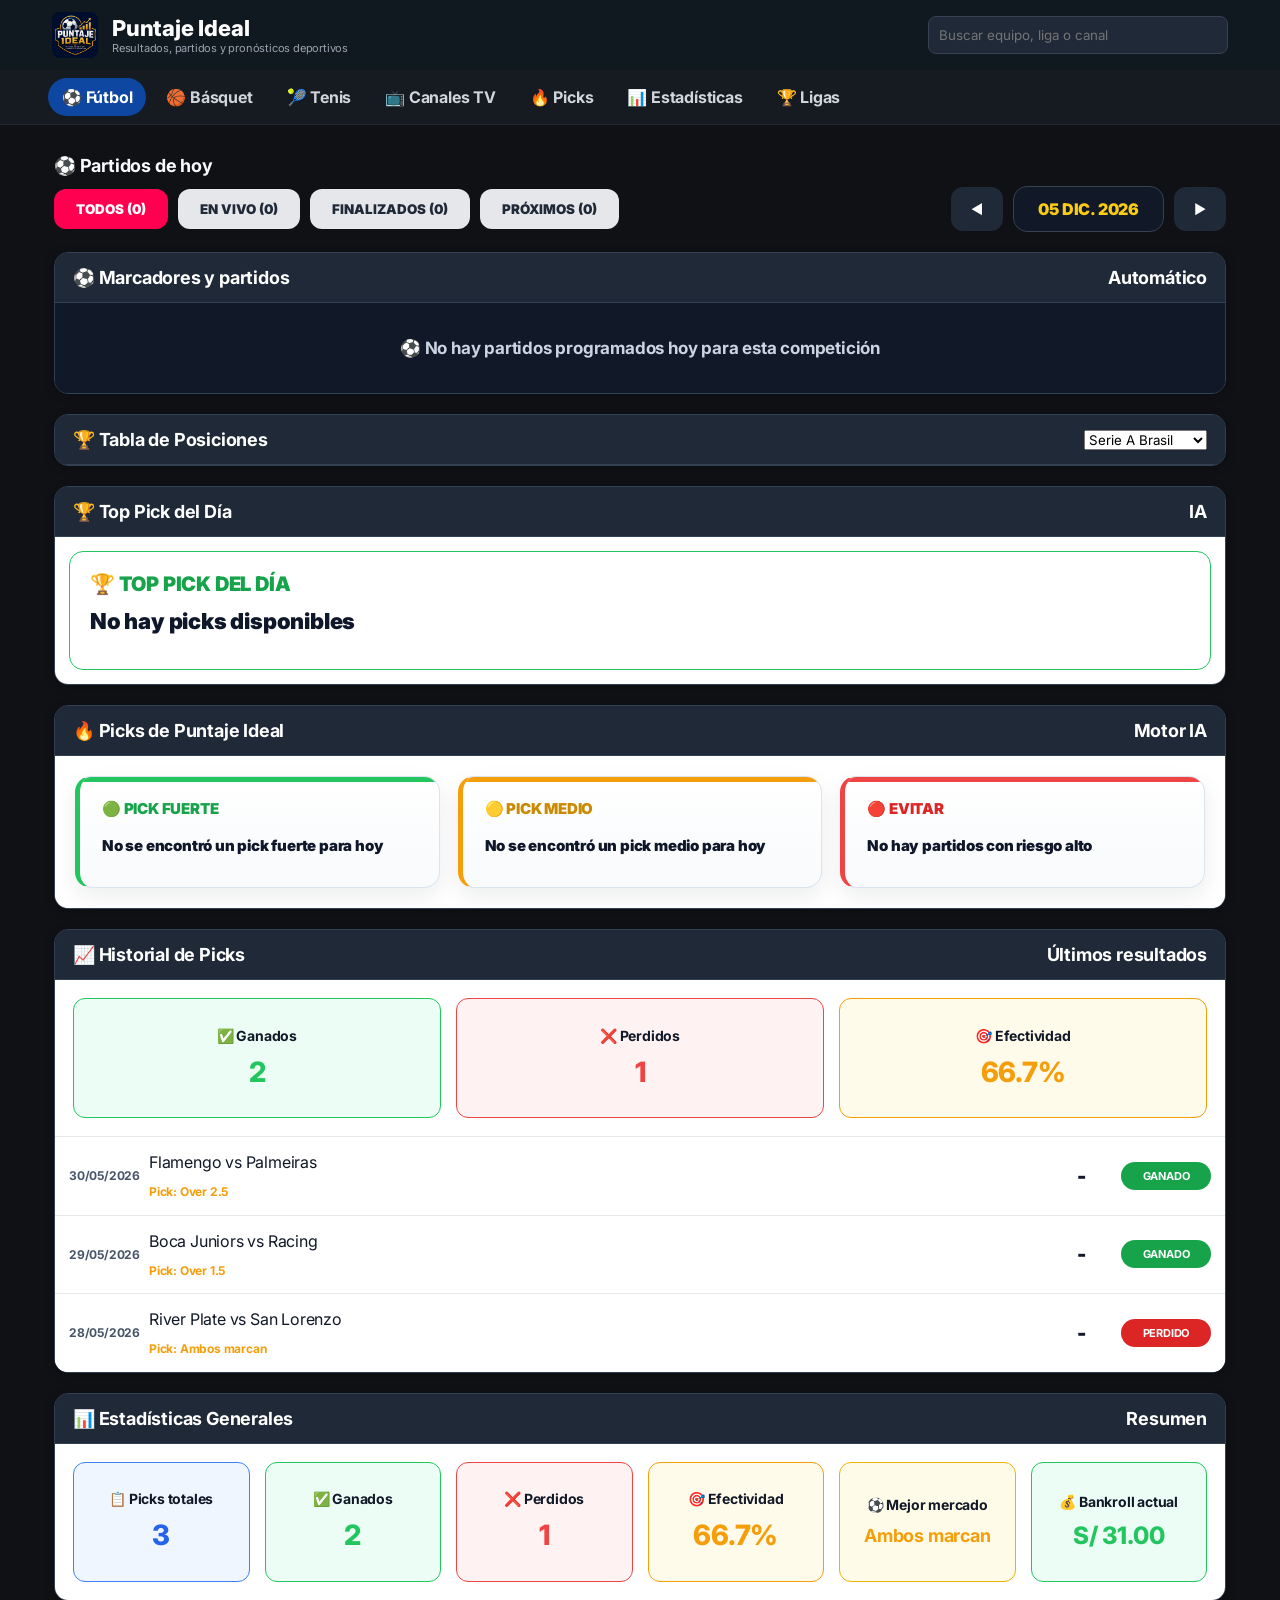
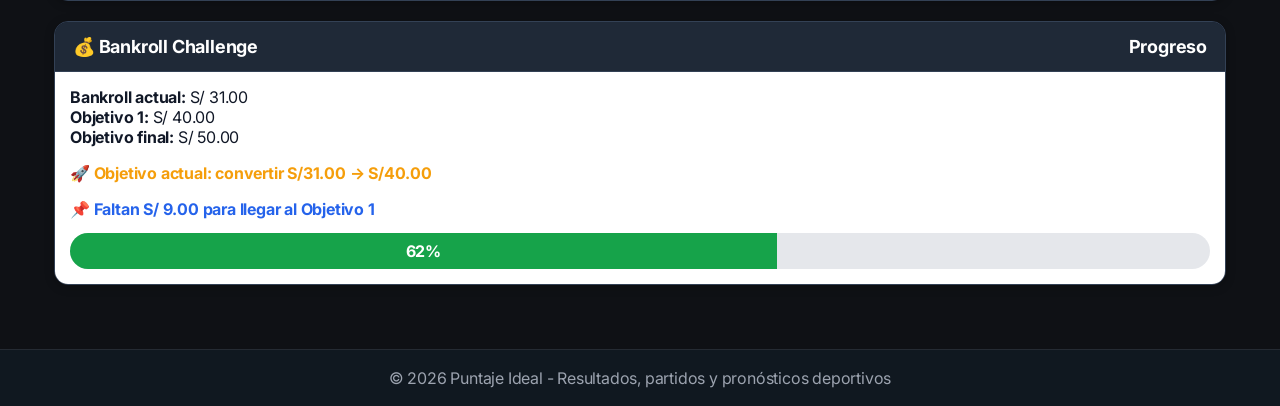
<file: index.html>
<!DOCTYPE html>
<html lang="es">
<head>
  <meta charset="UTF-8">
  <meta name="viewport" content="width=device-width, initial-scale=1.0">
  <title>Puntaje Ideal</title>

  <link rel="stylesheet" href="css/styles.css">
  <link rel="icon" type="image/png" href="logo.png">
  <link href="https://fonts.googleapis.com/css2?family=Inter:wght@400;500;600;700;800;900&display=swap" rel="stylesheet">
</head>

<body>

<header>
  <div class="topbar">
    <img src="logo.png" alt="Puntaje Ideal" class="logo-img">

    <div class="brand">
      <h1>Puntaje Ideal</h1>
      <p>Resultados, partidos y pronósticos deportivos</p>
    </div>

    <div class="search">
      <input type="text" id="buscador" placeholder="Buscar equipo, liga o canal">
    </div>
  </div>

  <nav>
    <ul>
      <li><a class="active" href="#">⚽ Fútbol</a></li>
      <li><a href="#">🏀 Básquet</a></li>
      <li><a href="#">🎾 Tenis</a></li>
      <li><a href="#">📺 Canales TV</a></li>
      <li><a href="#">🔥 Picks</a></li>
      <li><a href="#">📊 Estadísticas</a></li>
      <li><a href="#">🏆 Ligas</a></li>
    </ul>
  </nav>
</header>

<main class="container">

  <h2 class="section-title">⚽ Partidos de hoy</h2>

  <div class="barra-filtros">
    <div class="tabs-estado">
      <button class="tab-estado active" data-estado="TODOS">TODOS (0)</button>
      <button class="tab-estado" data-estado="LIVE">EN VIVO (0)</button>
      <button class="tab-estado" data-estado="FINAL">FINALIZADOS (0)</button>
      <button class="tab-estado" data-estado="PROXIMO">PRÓXIMOS (0)</button>
    </div>

    <div class="selector-fecha">
      <button id="diaAnterior">◀</button>
      <span id="fechaActual"></span>
      <button id="diaSiguiente">▶</button>
    </div>
  </div>

  <section class="section-card">
    <div class="league-head">
      <span>⚽ Marcadores y partidos</span>
      <span>Automático</span>
    </div>
    <div class="section-card-body">
      <div id="partidos-json"></div>
    </div>
  </section>

  <section class="section-card">
    <div class="league-head">
      <span>🏆 Tabla de Posiciones</span>
      <select id="selectorTabla">
        <option value="BSA">Serie A Brasil</option>
        <option value="PL">Premier League</option>
        <option value="PD">LaLiga</option>
        <option value="SA">Serie A Italia</option>
        <option value="BL1">Bundesliga</option>
      </select>
    </div>

    <div class="section-card-body">
      <div id="tabla-posiciones"></div>
    </div>
  </section>

<section class="section-card">
  <div class="league-head">
    <span>🏆 Top Pick del Día</span>
    <span>IA</span>
  </div>

  <div class="section-card-body">
    <div id="top-pick-dia"></div>
  </div>
</section>

  <section class="section-card">
    <div class="league-head">
      <span>🔥 Picks de Puntaje Ideal</span>
      <span>Motor IA</span>
    </div>

    <div class="section-card-body">
   <section class="picks">
 <div class="pick-card fuerte">
  <div class="pick-nivel">🟢 PICK FUERTE</div>
  <div class="pick-partido">No se encontró un pick fuerte para hoy</div>
</div>

  <div class="pick-card medio">
  <div class="pick-nivel">🟡 PICK MEDIO</div>
  <div class="pick-partido">No se encontró un pick medio para hoy</div>
</div>

<div class="pick-card evitar">
  <div class="pick-nivel">🔴 EVITAR</div>
  <div class="pick-partido">No hay partidos con riesgo alto</div>
</div>
</section>
    </div>
  </section>

  <section class="section-card">
    <div class="league-head">
      <span>📈 Historial de Picks</span>
      <span>Últimos resultados</span>
    </div>
    <div id="estadisticas-historial"></div>
    <div id="historial-picks"></div>
  </section>

  <section class="section-card">
    <div class="league-head">
      <span>📊 Estadísticas Generales</span>
      <span>Resumen</span>
    </div>
    <div id="estadisticas-generales"></div>
  </section>

  <section class="section-card">
    <div class="league-head">
      <span>💰 Bankroll Challenge</span>
      <span>Progreso</span>
    </div>
    <div id="bankroll-box"></div>
  </section>

</main>

<footer>
  © 2026 Puntaje Ideal - Resultados, partidos y pronósticos deportivos
</footer>

<script>
let partidosGlobal = [];
let estadoSeleccionado = "TODOS";
let fechaSeleccionada = new Date();
let marcadoresAnteriores = {};

const API_BASE = "https://puntaje-api.mgino4345.workers.dev";

function formatoFechaAPI(fecha){
  const year = fecha.getFullYear();
  const month = String(fecha.getMonth() + 1).padStart(2, "0");
  const day = String(fecha.getDate()).padStart(2, "0");
  return `${year}-${month}-${day}`;
}

function formatoFechaVista(fecha){
  return fecha.toLocaleDateString("es-PE", {
    day: "2-digit",
    month: "short",
    year: "numeric"
  }).toUpperCase();
}

function actualizarFechaVista(){
  const fechaActual = document.getElementById("fechaActual");
  if(fechaActual) fechaActual.textContent = formatoFechaVista(fechaSeleccionada);
}

function convertirFechaJSON(fechaTexto){
  if(!fechaTexto) return "";

  if(fechaTexto.includes("/")){
    const [dia, mes, anio] = fechaTexto.split("/");
    return `${anio}-${mes.padStart(2, "0")}-${dia.padStart(2, "0")}`;
  }

  return fechaTexto;
}

function calcularMinutoPartido(utcDate, estado){
  if(estado !== "LIVE" || !utcDate) return "";

  const inicio = new Date(utcDate);
  const ahora = new Date();
  let minutos = Math.floor((ahora - inicio) / 60000);

  if(minutos < 1) minutos = 1;
  if(minutos <= 45) return `1T ${minutos}'`;
  if(minutos <= 60) return "MT";
  if(minutos <= 105) return `2T ${minutos - 15}'`;

  return "90+'";
}

function generarPronosticoIA(p){
  let puntos = 0;
  let mercado = "Over 1.5";
  let etiqueta = "🟠 EVITAR";

  const liga = (p.liga || "").toLowerCase();

  if(
    liga.includes("brasileiro") ||
    liga.includes("premier") ||
    liga.includes("bundesliga") ||
    liga.includes("eredivisie") ||
    liga.includes("liga") ||
    liga.includes("amistoso")
  ){
    puntos += 2;
  }

  if(p.estado === "LIVE") puntos += 2;

  if(
    p.golesLocal !== null &&
    p.golesVisitante !== null &&
    p.golesLocal + p.golesVisitante >= 1
  ){
    puntos += 3;
  }

  if(p.estado === "LIVE" && p.golesLocal === 0 && p.golesVisitante === 0){
    puntos -= 1;
  }

  if(p.estado === "FINAL"){
    return {
      etiqueta: "⚫ FINALIZADO",
      mercado: "Sin pick",
      puntos: 0
    };
  }

  if(puntos >= 5){
    etiqueta = "🟢 PICK FUERTE";
  }else if(puntos >= 3){
    etiqueta = "🟡 PICK MEDIO";
  }else{
    etiqueta = "🟠 EVITAR";
    mercado = "Sin entrada clara";
  }

  return { etiqueta, mercado, puntos };
}

function normalizarPartido(p){
  const estadoAPI = p.status || p.estado || "";

  const estadoNormalizado =
    estadoAPI === "FINISHED" || estadoAPI === "TERMINADO" || estadoAPI === "FINAL"
      ? "FINAL"
      : estadoAPI === "IN_PLAY" || estadoAPI === "PAUSED" || estadoAPI === "LIVE"
      ? "LIVE"
      : "PROXIMO";

  const fechaISO = p.utcDate
    ? p.utcDate.split("T")[0]
    : p.fechaFiltro || convertirFechaJSON(p.fecha || "");

  const fecha = p.fecha || fechaISO;

  const hora = p.hora || (
    p.utcDate
      ? new Date(p.utcDate).toLocaleTimeString("es-PE", {
          hour: "2-digit",
          minute: "2-digit",
          hour12: false
        })
      : ""
  );

  const liga = p.competition?.name || p.liga || "Sin liga";
  const pais =
  p.competition?.country ||
  p.league?.country ||
  p.area?.name ||
  p.area?.code ||
  p.pais ||
  obtenerPaisPorLiga(liga);

  const logoLiga =
  p.competition?.logo ||
  p.logoLiga ||
  "";
  const banderaLiga =
  p.competition?.flag ||
  "";

  const local = p.homeTeam?.name || p.local || "Local";
  const visitante = p.awayTeam?.name || p.visitante || "Visitante";

  const escudoLocal = p.homeTeam?.crest || p.escudoLocal || "";
  const escudoVisitante = p.awayTeam?.crest || p.escudoVisitante || "";

  const golesLocal =
    p.score?.fullTime?.home ??
    p.golesLocal ??
    null;

  const golesVisitante =
    p.score?.fullTime?.away ??
    p.golesVisitante ??
    null;

  const pronosticoIA = generarPronosticoIA({
    liga,
    estado: estadoNormalizado,
    golesLocal,
    golesVisitante
  });

  const nivelPick = p.nivelPick || p.pickIA || pronosticoIA.etiqueta;
  const mercadoIA = p.mercadoIA || pronosticoIA.mercado;
  const confianza = p.confianza ?? pronosticoIA.puntos;

  return {
    fecha,
    fechaFiltro: fechaISO,
    hora,
    pais,
    liga,
    logoLiga,
    banderaLiga,
    local,
    visitante,
    escudoLocal,
    escudoVisitante,
    golesLocal,
    golesVisitante,
    estado: estadoNormalizado,
    minuto: p.minuto || calcularMinutoPartido(p.utcDate, estadoNormalizado),
    ht: p.ht || "",
    corners: p.corners || "",
    rojaLocal: Number(p.rojaLocal || 0),
    rojaVisitante: Number(p.rojaVisitante || 0),
    canal: p.canal || "",
    pronostico: p.pronostico || `${nivelPick} · ${mercadoIA}`,
    nivelPick,
    mercadoIA,
    confianza,
    cuota: p.cuota || ""
  };
}

function obtenerPaisPorLiga(liga){
  const l = (liga || "").toLowerCase();

  if(l.includes("fifa") || l.includes("amistoso")) return "FIFA";
  if(l.includes("mls") || l.includes("usl")) return "ESTADOS UNIDOS";
  if(l.includes("peru") || l.includes("liga 1")) return "PERÚ";
  if(l.includes("argentina") || l.includes("primera nacional")) return "ARGENTINA";
  if(l.includes("brasil")) return "BRASIL";
  if(l.includes("premier")) return "INGLATERRA";
  if(l.includes("laliga")) return "ESPAÑA";
  if(l.includes("serie b")) return "BRASIL";
  if(l.includes("paranaense")) return "BRASIL";
  if(l.includes("reserve league")) return "ARGENTINA";
  if(l.includes("conmebol")) return "FIFA";
  if(l.includes("canadian")) return "CANADÁ";
  if(l.includes("league two")) return "ESTADOS UNIDOS";

  return "";
}

function formatearPais(pais){
  const p = (pais || "").toUpperCase();

  const mapa = {
    "FIFA": "🌎 FIFA:",
    "US": "🇺🇸 ESTADOS UNIDOS:",
    "USA": "🇺🇸 ESTADOS UNIDOS:",
    "ESTADOS UNIDOS": "🇺🇸 ESTADOS UNIDOS:",
    "PERU": "🇵🇪 PERÚ:",
    "PERÚ": "🇵🇪 PERÚ:",
    "ARGENTINA": "🇦🇷 ARGENTINA:",
    "BRASIL": "🇧🇷 BRASIL:",
    "BRAZIL": "🇧🇷 BRASIL:",
    "INGLATERRA": "🏴 INGLATERRA:",
    "ENGLAND": "🏴 INGLATERRA:",
    "ESPAÑA": "🇪🇸 ESPAÑA:",
    "SPAIN": "🇪🇸 ESPAÑA:"
  };

  return mapa[p] || (pais ? `🌍 ${pais}:` : "🌍 Internacional:");
}

function obtenerClasePick(p){
  const texto = `${p.nivelPick || p.pickIA || p.pronostico || ""}`.toUpperCase();

  if(texto.includes("EVITAR")) return "pick-evitar";
  if(texto.includes("MEDIO")) return "pick-medio";
  if(texto.includes("FUERTE")) return "pick-fuerte";
  if(texto.includes("FINALIZADO")) return "pick-medio";

  return "pick-medio";
}

function verificarGoles(partidos){
  partidos.forEach(p => {
    const id = `${p.fecha}-${p.local}-${p.visitante}`;
    const marcadorActual = `${p.golesLocal}-${p.golesVisitante}`;

    if(
      p.golesLocal !== null &&
      p.golesVisitante !== null &&
      marcadoresAnteriores[id] &&
      marcadoresAnteriores[id] !== marcadorActual
    ){
      mostrarNotificacionGol(p);
    }

    marcadoresAnteriores[id] = marcadorActual;
  });
}

function mostrarNotificacionGol(p){
  const alerta = document.createElement("div");
  alerta.className = "gol-alerta";

  alerta.innerHTML = `
    ⚽ GOOOOOL<br>
    <strong>${p.local} ${p.golesLocal} - ${p.golesVisitante} ${p.visitante}</strong>
  `;

  document.body.appendChild(alerta);
  setTimeout(() => alerta.remove(), 6000);
}

function normalizarNombrePais(pais){
  const p = String(pais || "").trim();
  const upper = p.toUpperCase();

  const mapa = {
    "US":"Estados Unidos",
    "USA":"Estados Unidos",
    "UNITED STATES":"Estados Unidos",
    "ESTADOS UNIDOS":"Estados Unidos",
    "ENGLAND":"Inglaterra",
    "INGLATERRA":"Inglaterra",
    "CANADA":"Canadá",
    "CANADÁ":"Canadá",
    "BRAZIL":"Brasil",
    "BRASIL":"Brasil",
    "PERU":"Perú",
    "PERÚ":"Perú",
    "SPAIN":"España",
    "ESPAÑA":"España",
    "ITALY":"Italia",
    "ITALIA":"Italia",
    "GERMANY":"Alemania",
    "ALEMANIA":"Alemania",
    "FRANCE":"Francia",
    "FRANCIA":"Francia",
    "FIFA":"Internacional",
    "INTERNACIONAL":"Internacional",
    "INTERNATIONAL":"Internacional"
  };

  return mapa[upper] || p;
}

function obtenerEmojiPais(pais){
  const p = normalizarNombrePais(pais).toUpperCase();

  const mapa = {
    "INTERNACIONAL":"🌎",
    "FIFA":"🌎",
    "ESTADOS UNIDOS":"🇺🇸",
    "INGLATERRA":"🏴",
    "CANADÁ":"🇨🇦",
    "BRASIL":"🇧🇷",
    "ARGENTINA":"🇦🇷",
    "PERÚ":"🇵🇪",
    "ESPAÑA":"🇪🇸",
    "ITALIA":"🇮🇹",
    "ALEMANIA":"🇩🇪",
    "FRANCIA":"🇫🇷",
    "PORTUGAL":"🇵🇹",
    "MÉXICO":"🇲🇽",
    "COLOMBIA":"🇨🇴",
    "CHILE":"🇨🇱",
    "URUGUAY":"🇺🇾",
    "PARAGUAY":"🇵🇾",
    "BOLIVIA":"🇧🇴",
    "ECUADOR":"🇪🇨",
    "VENEZUELA":"🇻🇪"
  };

  return mapa[p] || "";
}

function obtenerPaisDesdeLiga(liga, paisActual = ""){
  const paisBase = normalizarNombrePais(paisActual);
  const texto = `${paisBase} ${liga || ""}`.toLowerCase();

  if(paisBase && paisBase !== "Liga"){
    const banderaBase = obtenerEmojiPais(paisBase);
    if(banderaBase){
      return { bandera: banderaBase, pais: paisBase };
    }
  }

  if(
    texto.includes("asean") ||
    texto.includes("conmebol") ||
    texto.includes("fifa") ||
    texto.includes("international") ||
    texto.includes("friendlies") ||
    texto.includes("amistoso")
  ){
    return { bandera:"🌎", pais:"Internacional" };
  }

  if(texto.includes("canadian")){
    return { bandera:"🇨🇦", pais:"Canadá" };
  }

  if(
    texto.includes("usa") ||
    texto.includes("united states") ||
    texto.includes("mls") ||
    texto.includes("usl")
  ){
    return { bandera:"🇺🇸", pais:"Estados Unidos" };
  }

  if(texto.includes("england") || texto.includes("premier league")){
    return { bandera:"🏴", pais:"Inglaterra" };
  }

  if(texto.includes("peru") || texto.includes("perú") || texto.includes("liga 1")){
    return { bandera:"🇵🇪", pais:"Perú" };
  }

  if(
    texto.includes("argentina") ||
    texto.includes("primera nacional") ||
    texto.includes("reserve league")
  ){
    return { bandera:"🇦🇷", pais:"Argentina" };
  }

  if(
    texto.includes("brasil") ||
    texto.includes("brazil") ||
    texto.includes("serie b") ||
    texto.includes("paranaense")
  ){
    return { bandera:"🇧🇷", pais:"Brasil" };
  }

  if(texto.includes("spain") || texto.includes("laliga")){
    return { bandera:"🇪🇸", pais:"España" };
  }

  if(texto.includes("italy") || texto.includes("serie a italia")){
    return { bandera:"🇮🇹", pais:"Italia" };
  }

  if(texto.includes("germany") || texto.includes("bundesliga")){
    return { bandera:"🇩🇪", pais:"Alemania" };
  }

  if(texto.includes("france") || texto.includes("ligue 1")){
    return { bandera:"🇫🇷", pais:"Francia" };
  }

  return { bandera:"🌍", pais: paisBase || "Liga" };
}


function limpiarNombreLiga(liga){
  return (liga || "")
    .replace(/^FIFA\s+/i, "")
    .replace(/^USA\s+/i, "")
    .replace(/^US\s+/i, "")
    .replace(/^England\s+/i, "")
    .replace(/^International\s+/i, "")
    .trim();
}

function obtenerIconoCompeticion(liga, logoOriginal){

  const l = (liga || "").toLowerCase();

  if(l.includes("world cup") || l.includes("copa mundial")){
    return "img/world-cup.png";
  }

  if(l.includes("champions league")){
    return "img/champions.png";
  }

  if(l.includes("libertadores")){
    return "img/libertadores.png";
  }

  return logoOriginal || "logo.png";
}

function obtenerLogoCompeticion(liga, logoApi){
  const l = (liga || "").toLowerCase();

    if(l.includes("copa de la liga")){
    return "escudos/competiciones/copa-de-la-liga.png";
  }

  if(l.includes("world cup") || l.includes("copa mundial")){
    return "img/competencias/world-cup.png";
  }

  if(l.includes("champions league")){
    return "img/competencias/champions.png";
  }

  if(l.includes("libertadores")){
    return "img/competencias/libertadores.png";
  }

  if(l.includes("sudamericana")){
    return "img/competencias/sudamericana.png";
  }

  if(l.includes("conmebol")){
    return "img/competencias/conmebol.png";
  }

  return logoApi || "logo.png";
}

function mostrarPartidos(partidos){
  const contenedor = document.getElementById("partidos-json");
  if(!contenedor) return;

  contenedor.innerHTML = "";

  if(!Array.isArray(partidos) || partidos.length === 0){
    contenedor.innerHTML = `
      <div class="sin-partidos">
        ⚽ No hay partidos programados hoy para esta competición
      </div>
    `;
    return;
  }

  const grupos = {};

  partidos.forEach(p => {
    const liga = p.liga || "Sin liga";
    if(!grupos[liga]) grupos[liga] = [];
    grupos[liga].push(p);
  });

  let html = "";

  Object.keys(grupos).forEach(liga => {
    const primerPartido = grupos[liga][0] || {};
    const infoLiga = obtenerPaisDesdeLiga(liga, primerPartido.pais || "");

    html += `
      <div class="scoreline-league">
        <div class="league-left">
<img
  class="league-logo"
  src="${obtenerLogoCompeticion(liga, primerPartido.logoLiga)}"
  alt="${liga}"
>

          <div class="league-info">
            <div class="league-name">${liga}</div>

            <div class="league-country">
              <img class="country-flag"src="${primerPartido.banderaLiga || obtenerBanderaPais(infoLiga.pais)}"
                   alt="${infoLiga.pais}"
              >
              <span>${infoLiga.pais}</span>
            </div>
          </div>
        </div>
      </div>
    `;

    grupos[liga].forEach(p => {
      const tiempo =
        p.estado === "FINAL" ? "Final" :
        p.estado === "LIVE" ? (p.minuto || "EN VIVO") :
        p.hora;

      const clasePick = obtenerClasePick(p);

      html += `
        <div class="scoreline-match">
          <div class="scoreline-star">☆</div>

          <div class="scoreline-time ${p.estado === "LIVE" ? "live-text" : ""}">
            ${tiempo}
          </div>

          <div class="equipo-local">
            <span>${p.local}</span>
            <img src="${p.escudoLocal || "logo.png"}" alt="${p.local}">
          </div>

          <div class="scoreline-score">
            <strong>${p.golesLocal !== null ? p.golesLocal : "-"}</strong>
            <span>-</span>
            <strong>${p.golesVisitante !== null ? p.golesVisitante : "-"}</strong>
          </div>

          <div class="equipo-visitante">
            <img src="${p.escudoVisitante || "logo.png"}" alt="${p.visitante}">
            <span>${p.visitante}</span>
          </div>

          <div class="scoreline-extra">
            ${p.ht ? `<span>HT ${p.ht}</span>` : ""}
            ${p.corners ? `<span>⚑ ${p.corners}</span>` : ""}
            <span class="pick-ia ${clasePick}">
              ${p.nivelPick || p.pronostico || ""}
            </span>
          </div>
        </div>
      `;
    });
  });

  contenedor.innerHTML = html;
}

function obtenerBanderaPais(pais){
  const p = normalizarNombrePais(pais).toUpperCase();

  const banderas = {
    "INTERNACIONAL":"https://flagcdn.com/w20/un.png",
    "FIFA":"https://flagcdn.com/w20/un.png",
    "INGLATERRA":"https://flagcdn.com/w20/gb.png",
    "ENGLAND":"https://flagcdn.com/w20/gb.png",
    "ESTADOS UNIDOS":"https://flagcdn.com/w20/us.png",
    "UNITED STATES":"https://flagcdn.com/w20/us.png",
    "US":"https://flagcdn.com/w20/us.png",
    "USA":"https://flagcdn.com/w20/us.png",
    "CANADÁ":"https://flagcdn.com/w20/ca.png",
    "CANADA":"https://flagcdn.com/w20/ca.png",
    "BRASIL":"https://flagcdn.com/w20/br.png",
    "BRAZIL":"https://flagcdn.com/w20/br.png",
    "ARGENTINA":"https://flagcdn.com/w20/ar.png",
    "PERÚ":"https://flagcdn.com/w20/pe.png",
    "PERU":"https://flagcdn.com/w20/pe.png",
    "ESPAÑA":"https://flagcdn.com/w20/es.png",
    "SPAIN":"https://flagcdn.com/w20/es.png",
    "ITALIA":"https://flagcdn.com/w20/it.png",
    "ITALY":"https://flagcdn.com/w20/it.png",
    "ALEMANIA":"https://flagcdn.com/w20/de.png",
    "GERMANY":"https://flagcdn.com/w20/de.png",
    "FRANCIA":"https://flagcdn.com/w20/fr.png",
    "FRANCE":"https://flagcdn.com/w20/fr.png",
    "PORTUGAL":"https://flagcdn.com/w20/pt.png",
    "PAÍSES BAJOS":"https://flagcdn.com/w20/nl.png",
    "NETHERLANDS":"https://flagcdn.com/w20/nl.png",
    "MÉXICO":"https://flagcdn.com/w20/mx.png",
    "MEXICO":"https://flagcdn.com/w20/mx.png",
    "COLOMBIA":"https://flagcdn.com/w20/co.png",
    "CHILE":"https://flagcdn.com/w20/cl.png",
    "URUGUAY":"https://flagcdn.com/w20/uy.png",
    "PARAGUAY":"https://flagcdn.com/w20/py.png",
    "BOLIVIA":"https://flagcdn.com/w20/bo.png",
    "ECUADOR":"https://flagcdn.com/w20/ec.png",
    "VENEZUELA":"https://flagcdn.com/w20/ve.png"
  };

  return banderas[p] || "https://flagcdn.com/w20/un.png";
}

function aplicarFiltros(){
  const buscador = document.getElementById("buscador");
  const texto = buscador ? buscador.value.toLowerCase() : "";
  const fechaAPI = formatoFechaAPI(fechaSeleccionada);

  const filtrados = partidosGlobal.filter(p => {
    const coincideTexto =
      (p.local || "").toLowerCase().includes(texto) ||
      (p.visitante || "").toLowerCase().includes(texto) ||
      (p.liga || "").toLowerCase().includes(texto) ||
      (p.pronostico || "").toLowerCase().includes(texto) ||
      (p.nivelPick || "").toLowerCase().includes(texto);

    const coincideEstado =
      estadoSeleccionado === "TODOS" || p.estado === estadoSeleccionado;

    const coincideFecha =
      !p.fechaFiltro || p.fechaFiltro === fechaAPI;

    return coincideTexto && coincideEstado && coincideFecha;
  });

  mostrarPartidos(filtrados);
}

function actualizarContadoresEstado(){
  const fechaAPI = formatoFechaAPI(fechaSeleccionada);
  const listaFecha = partidosGlobal.filter(p => !p.fechaFiltro || p.fechaFiltro === fechaAPI);

  const total = listaFecha.length;
  const live = listaFecha.filter(p => p.estado === "LIVE").length;
  const finalizados = listaFecha.filter(p => p.estado === "FINAL").length;
  const proximos = listaFecha.filter(p => p.estado === "PROXIMO").length;

  document.querySelectorAll(".tab-estado").forEach(tab => {
    const estado = tab.dataset.estado;
    let cantidad = 0;

    if(estado === "TODOS") cantidad = total;
    if(estado === "LIVE") cantidad = live;
    if(estado === "FINAL") cantidad = finalizados;
    if(estado === "PROXIMO") cantidad = proximos;

    if(!tab.dataset.nombre){
      tab.dataset.nombre = tab.textContent.replace(/\s\(\d+\)$/, "");
    }

    tab.textContent = `${tab.dataset.nombre} (${cantidad})`;
  });
}

async function obtenerPartidosAPI(fechaAPI){
  try{
    const response = await fetch(`${API_BASE}/partidos?fecha=${fechaAPI}`);
    const data = await response.json();

    if(data?.errors?.requests){
      console.warn("Límite diario de API-Football alcanzado:", data.errors.requests);
      return [];
    }

    if(Array.isArray(data.matches)) return data.matches;
    if(Array.isArray(data.partidos)) return data.partidos;

    return [];
  }catch(error){
    console.error("Error cargando API:", error);
    return [];
  }
}

async function obtenerPartidosJSON(){
  try{
    const response = await fetch(`partidos.json?v=${Date.now()}`);
    if(!response.ok) return [];

    const data = await response.json();

    if(Array.isArray(data)) return data;
    if(Array.isArray(data.partidos)) return data.partidos;
    if(Array.isArray(data.matches)) return data.matches;

    return [];
  }catch(error){
    console.warn("No se pudo cargar partidos.json:", error);
    return [];
  }
}

async function cargarPartidosAPI(){
  const fechaAPI = formatoFechaAPI(fechaSeleccionada);

  const partidosAPI = await obtenerPartidosAPI(fechaAPI);
  const partidosManuales = await obtenerPartidosJSON();

  const combinados = [...partidosAPI, ...partidosManuales];
  const mapa = new Map();

  combinados.forEach(p => {
    const partidoNormalizado = normalizarPartido(p);
    const key = `${partidoNormalizado.fechaFiltro}-${partidoNormalizado.local}-${partidoNormalizado.visitante}`;
    mapa.set(key, partidoNormalizado);
  });

  partidosGlobal = Array.from(mapa.values());

  verificarGoles(partidosGlobal);
  actualizarContadoresEstado();
  aplicarFiltros();
  actualizarPicksIA();
  pintarTopPick(partidosGlobal);
}

async function cargarTablaPosiciones(competencia = "BSA"){
  try{
    const response = await fetch(`${API_BASE}/tabla?competencia=${competencia}`);
    const data = await response.json();
    const tabla = data.standings?.[0]?.table || [];

    const contenedor = document.getElementById("tabla-posiciones");
    if(!contenedor) return;

    contenedor.innerHTML = `
      <div class="tabla-flash">
        <div class="tabla-header">
          <div>#</div>
          <div>Equipo</div>
          <div>PJ</div>
          <div>G</div>
          <div>E</div>
          <div>P</div>
          <div>DG</div>
          <div>PTS</div>
        </div>

        ${tabla.map(equipo => `
          <div class="tabla-row">
            <div class="tabla-pos">${equipo.position}</div>

            <div class="tabla-equipo">
              <img src="${equipo.team.crest}" alt="${equipo.team.name}">
              <strong>${equipo.team.name}</strong>
            </div>

            <div>${equipo.playedGames}</div>
            <div>${equipo.won}</div>
            <div>${equipo.draw}</div>
            <div>${equipo.lost}</div>
            <div>${equipo.goalDifference}</div>
            <div class="tabla-puntos">${equipo.points}</div>
          </div>
        `).join("")}
      </div>
    `;
  }catch(error){
    console.error("Error cargando tabla:", error);
  }
}

function cargarHistorial(){
  fetch("historial.json")
    .then(response => response.json())
    .then(historial => {
      const estadisticas = document.getElementById("estadisticas-historial");
      const contenedor = document.getElementById("historial-picks");

      if(!estadisticas || !contenedor) return;

      const ganados = historial.filter(item => item.resultado === "GANADO").length;
      const perdidos = historial.filter(item => item.resultado === "PERDIDO").length;
      const total = historial.length;
      const efectividad = total > 0 ? ((ganados / total) * 100).toFixed(1) : 0;

      estadisticas.innerHTML = `
        <div class="stats-grid">
          <div class="stat-card ganados">
            <strong>✅ Ganados</strong>
            <span class="stat-value verde">${ganados}</span>
          </div>

          <div class="stat-card perdidos">
            <strong>❌ Perdidos</strong>
            <span class="stat-value rojo">${perdidos}</span>
          </div>

          <div class="stat-card efectividad">
            <strong>🎯 Efectividad</strong>
            <span class="stat-value amarillo">${efectividad}%</span>
          </div>
        </div>
      `;

      contenedor.innerHTML = "";

      historial.forEach(item => {
        const color = item.resultado === "GANADO" ? "#16a34a" : "#dc2626";

        contenedor.innerHTML += `
          <div class="match">
            <div class="time">${item.fecha}</div>
            <div class="teams">
              <div class="team"><span>${item.partido}</span></div>
              <div class="prediction">Pick: ${item.pick}</div>
            </div>
            <div class="score">-</div>
            <div class="status" style="background:${color};color:white;">
              ${item.resultado}
            </div>
          </div>
        `;
      });
    })
    .catch(error => console.warn("No se pudo cargar historial:", error));
}

function cargarBankroll(){
  fetch("bankroll.json")
    .then(response => response.json())
    .then(bankroll => {
      const box = document.getElementById("bankroll-box");
      if(!box) return;

      const actual = Number(bankroll.actual || 0);
      const objetivo1 = Number(bankroll.objetivo1 || 40);
      const objetivo2 = Number(bankroll.objetivo2 || 50);
      const progreso = Math.min((actual / objetivo2) * 100, 100).toFixed(0);

      let metaActual;
      let mensajeNivel;

      if(actual < objetivo1){
        metaActual = objetivo1;
        const faltante = objetivo1 - actual;
        mensajeNivel = `📌 Faltan S/ ${faltante.toFixed(2)} para llegar al Objetivo 1`;
      }else if(actual < objetivo2){
        metaActual = objetivo2;
        const faltante = objetivo2 - actual;
        mensajeNivel = `✅ Objetivo 1 completado<br>🚀 Nuevo objetivo: S/ ${objetivo2.toFixed(2)}<br>📌 Faltan S/ ${faltante.toFixed(2)} para la meta final`;
      }else{
        metaActual = objetivo2;
        mensajeNivel = "🎉 Objetivo final completado";
      }

      box.innerHTML = `
        <div style="padding:15px">
          <p><strong>Bankroll actual:</strong> S/ ${actual.toFixed(2)}</p>
          <p><strong>Objetivo 1:</strong> S/ ${objetivo1.toFixed(2)}</p>
          <p><strong>Objetivo final:</strong> S/ ${objetivo2.toFixed(2)}</p>

          <div style="margin:16px 0;color:#f59e0b;font-weight:bold">
            🚀 Objetivo actual: convertir S/${actual.toFixed(2)} → S/${metaActual.toFixed(2)}
          </div>

          <div style="margin-bottom:14px;color:#2563eb;font-weight:bold">
            ${mensajeNivel}
          </div>

          <div style="background:#e5e7eb;border-radius:20px;overflow:hidden;margin-top:12px">
            <div style="width:${progreso}%;background:#16a34a;padding:8px;text-align:center;font-weight:bold;color:white">
              ${progreso}%
            </div>
          </div>
        </div>
      `;
    })
    .catch(error => console.warn("No se pudo cargar bankroll:", error));
}

function cargarEstadisticasGenerales(){
  Promise.all([
    fetch("historial.json").then(response => response.json()),
    fetch("bankroll.json").then(response => response.json())
  ])
  .then(([historial, bankroll]) => {
    const box = document.getElementById("estadisticas-generales");
    if(!box) return;

    const total = historial.length;
    const ganados = historial.filter(item => item.resultado === "GANADO").length;
    const perdidos = historial.filter(item => item.resultado === "PERDIDO").length;
    const efectividad = total > 0 ? ((ganados / total) * 100).toFixed(1) : 0;

    const mercados = {};
    historial.forEach(item => {
      mercados[item.pick] = (mercados[item.pick] || 0) + 1;
    });

    const mejorMercado = Object.keys(mercados).length > 0
      ? Object.keys(mercados).reduce((a, b) => mercados[a] > mercados[b] ? a : b)
      : "Sin datos";

    box.innerHTML = `
      <div class="stats-grid">
        <div class="stat-card total">
          <strong>📋 Picks totales</strong>
          <span class="stat-value azul">${total}</span>
        </div>

        <div class="stat-card ganados">
          <strong>✅ Ganados</strong>
          <span class="stat-value verde">${ganados}</span>
        </div>

        <div class="stat-card perdidos">
          <strong>❌ Perdidos</strong>
          <span class="stat-value rojo">${perdidos}</span>
        </div>

        <div class="stat-card efectividad">
          <strong>🎯 Efectividad</strong>
          <span class="stat-value amarillo">${efectividad}%</span>
        </div>

        <div class="stat-card mercado">
          <strong>⚽ Mejor mercado</strong>
          <span class="stat-value amarillo texto-mediano">${mejorMercado}</span>
        </div>

        <div class="stat-card bankroll">
          <strong>💰 Bankroll actual</strong>
          <span class="stat-value verde">S/ ${Number(bankroll.actual || 0).toFixed(2)}</span>
        </div>
      </div>
    `;
  })
  .catch(error => console.warn("No se pudo cargar estadísticas generales:", error));
}

function pintarPick(id, p, textoVacio){
  const box = document.getElementById(id);
  if(!box) return;

  let clase = "medio";
  let titulo = "🟡 PICK MEDIO";

  if(id.includes("fuerte")){
    clase = "fuerte";
    titulo = "🟢 PICK FUERTE";
  }

  if(id.includes("evitar")){
    clase = "evitar";
    titulo = "🔴 EVITAR";
  }

  if(!p){
    box.innerHTML = `
      <div class="pick-card ${clase}">
        <div class="pick-nivel">${titulo}</div>
        <div class="pick-partido">${textoVacio}</div>
      </div>
    `;
    return;
  }

  if((p.nivelPick || p.pickIA || "").includes("FUERTE")) clase = "fuerte";
  if((p.nivelPick || p.pickIA || "").includes("EVITAR")) clase = "evitar";
  if((p.nivelPick || p.pickIA || "").includes("MEDIO")) clase = "medio";

  box.innerHTML = `
    <div class="pick-card ${clase}">
      <div class="pick-nivel">${p.nivelPick || p.pickIA || "PICK"}</div>

      <div class="pick-partido">
        ⚽ ${p.local} vs ${p.visitante}
      </div>

      <div class="pick-info">
        🏆 ${p.liga || "-"}<br>
        🎯 Mercado: ${p.mercadoIA || p.pronostico || "-"}<br>
        💵 Cuota: ${p.cuota || "No aplica"}
      </div>

      <div class="pick-confianza">
        📊 Confianza: <strong>${p.confianza || 0}%</strong>
      </div>

      <div class="confianza-bar">
        <div class="confianza-fill ${clase}" style="width:${p.confianza || 0}%"></div>
      </div>
    </div>
  `;
}

function actualizarPicksIA(){
  const fechaAPI = formatoFechaAPI(fechaSeleccionada);

  const partidosDelDia = partidosGlobal.filter(p =>
    !p.fechaFiltro || p.fechaFiltro === fechaAPI
  );

  const fuerte = partidosDelDia.find(p =>
    (p.nivelPick || p.pickIA || "").includes("FUERTE")
  );

  const medio = partidosDelDia.find(p =>
    (p.nivelPick || p.pickIA || "").includes("MEDIO")
  );

  const evitar = partidosDelDia.find(p =>
    (p.nivelPick || p.pickIA || "").includes("EVITAR")
  );

  pintarPick("pick-fuerte", fuerte, "No se encontró un pick fuerte para hoy");
  pintarPick("pick-medio", medio, "No se encontró un pick medio para hoy");
  pintarPick("pick-evitar", evitar, "No hay partidos con riesgo alto");
}

function pintarTopPick(partidos){
  const box = document.getElementById("top-pick-dia");
  if(!box) return;

  const fechaAPI = formatoFechaAPI(fechaSeleccionada);

  const picks = partidos.filter(p =>
    (!p.fechaFiltro || p.fechaFiltro === fechaAPI) &&
    Number(p.confianza || 0) > 0
  );

  if(picks.length === 0){
    box.innerHTML = `
      <div class="top-pick-card">
        <div class="top-pick-header">🏆 TOP PICK DEL DÍA</div>
        <div class="top-pick-match">No hay picks disponibles</div>
      </div>
    `;
    return;
  }

  const top = picks.sort((a,b)=>
    Number(b.confianza || 0) - Number(a.confianza || 0)
  )[0];

  let color = "#22c55e";

  if((top.nivelPick || "").includes("MEDIO")) color = "#f59e0b";
  if((top.nivelPick || "").includes("EVITAR")) color = "#ef4444";

  box.innerHTML = `
    <div class="top-pick-card" style="border:2px solid ${color}">
      <div class="top-pick-header" style="color:${color}">
        🏆 TOP PICK DEL DÍA
      </div>

      <div class="top-pick-match">
        ⚽ ${top.local} vs ${top.visitante}
      </div>

      <div class="top-pick-data">
        <p><strong>${top.nivelPick}</strong></p>
        <p>🏆 ${top.liga}</p>
        <p>🎯 ${top.mercadoIA}</p>
        <p>📊 Confianza: ${top.confianza}%</p>
        <p>💵 Cuota: ${top.cuota || "No aplica"}</p>
      </div>

      <div class="confianza-bar">
        <div class="confianza-fill" style="width:${top.confianza}%;background:${color};"></div>
      </div>
    </div>
  `;
}

function iniciarEventos(){
  const buscador = document.getElementById("buscador");
  if(buscador) buscador.addEventListener("input", aplicarFiltros);

  document.querySelectorAll(".tab-estado").forEach(tab => {
    tab.addEventListener("click", function(){
      document.querySelectorAll(".tab-estado")
        .forEach(t => t.classList.remove("active"));

      this.classList.add("active");
      estadoSeleccionado = this.dataset.estado;

      actualizarContadoresEstado();
      aplicarFiltros();
      actualizarPicksIA();
      pintarTopPick(partidosGlobal);
    });
  });

  const selectorTabla = document.getElementById("selectorTabla");
  if(selectorTabla){
    selectorTabla.addEventListener("change", function(){
      cargarTablaPosiciones(this.value);
    });
  }

  const diaAnterior = document.getElementById("diaAnterior");
  const diaSiguiente = document.getElementById("diaSiguiente");

  if(diaAnterior){
    diaAnterior.addEventListener("click", () => {
      fechaSeleccionada.setDate(fechaSeleccionada.getDate() - 1);
      actualizarFechaVista();
      cargarPartidosAPI();
    });
  }

  if(diaSiguiente){
    diaSiguiente.addEventListener("click", () => {
      fechaSeleccionada.setDate(fechaSeleccionada.getDate() + 1);
      actualizarFechaVista();
      cargarPartidosAPI();
    });
  }
}

document.addEventListener("DOMContentLoaded", () => {
  actualizarFechaVista();
  iniciarEventos();

  cargarPartidosAPI();
  cargarTablaPosiciones();
  cargarHistorial();
  cargarBankroll();
  cargarEstadisticasGenerales();

  setInterval(cargarPartidosAPI, 60000);
});
</script>



</body>
</html>
</file>
<file: css/styles.css>
*{
  margin:0;
  padding:0;
  box-sizing:border-box;
  font-family:'Inter',Arial,sans-serif;
}

body{
  background:#0f1115;
  color:#e8e8e8;
  letter-spacing:-0.2px;
}

/* ==========================
   HEADER
========================== */
header{
  background:#101820;
  border-bottom:1px solid #252b33;
}

.topbar{
  max-width:1200px;
  margin:auto;
  padding:12px;
  display:flex;
  align-items:center;
  gap:14px;
}

.logo-img{
  width:46px;
  height:46px;
  object-fit:contain;
  border-radius:8px;
}

.brand h1{
  font-size:22px;
  color:#fff;
  font-weight:800;
}

.brand p{
  font-size:11px;
  color:#9ca3af;
}

.search{
  margin-left:auto;
}

.search input{
  width:300px;
  background:#1f2937;
  border:1px solid #374151;
  color:white;
  border-radius:8px;
  padding:10px;
}

/* ==========================
   MENU
========================== */
nav{
  background:#161b22;
}

nav ul{
  max-width:1200px;
  margin:auto;
  display:flex;
  gap:6px;
  list-style:none;
  padding:8px;
}

nav a{
  display:block;
  text-decoration:none;
  color:#d1d5db;
  font-weight:bold;
  padding:9px 14px;
  border-radius:20px;
}

nav a:hover,
nav a.active{
  background:#0d47a1;
  color:white;
}

/* ==========================
   CONTENEDOR
========================== */
.container{
  max-width:1200px;
  margin:auto;
  padding:14px;
}

.section-title{
  font-size:18px;
  margin:16px 0 10px;
  color:#f8fafc;
}

/* ==========================
   FILTROS Y FECHA
========================== */
.barra-filtros{
  display:flex;
  justify-content:space-between;
  align-items:center;
  margin-bottom:20px;
  flex-wrap:wrap;
  gap:15px;
}

.tabs-estado{
  display:flex;
  gap:10px;
  flex-wrap:wrap;
}

.tab-estado{
  border:none;
  padding:12px 22px;
  border-radius:12px;
  background:#e5e7eb;
  color:#1f2937;
  font-weight:900;
  cursor:pointer;
}

.tab-estado.active{
  background:#ff0050;
  color:white;
}

.selector-fecha{
  display:flex;
  align-items:center;
  gap:10px;
}

.selector-fecha button{
  width:52px;
  height:44px;
  border:none;
  border-radius:12px;
  background:#1f2937;
  color:white;
  cursor:pointer;
}

.selector-fecha span{
  background:#111827;
  border:1px solid #374151;
  color:#facc15;
  padding:12px 24px;
  border-radius:14px;
  font-weight:900;
}

/* ==========================
   TARJETAS GENERALES
========================== */
.section-card,
.league-card{
  background:#111827;
  border:1px solid #334155;
  border-radius:14px;
  overflow:hidden;
  margin-bottom:20px;
  box-shadow:0 2px 10px rgba(0,0,0,.25);
}

.section-card:hover,
.league-card:hover{
  border-color:#475569;
}

.league-head{
  background:#1f2937;
  color:#fff;
  padding:14px 18px;
  font-size:18px;
  font-weight:700;
  display:flex;
  justify-content:space-between;
  align-items:center;
  border-bottom:1px solid #334155;
}

.section-card-body{
  background:#ffffff;
  padding:0;
}

/* ==========================
   MARCADORES Y LIGAS
========================== */
#partidos-json{
  background:#ffffff;
}

.scoreline-league{
  background:#003842;
  color:#ffffff;
  display:flex;
  justify-content:space-between;
  align-items:center;
  padding:9px 12px;
  border-top:1px solid #0f6472;
  border-bottom:1px solid #0f6472;
  min-height:46px;
}

.league-left{
  display:flex;
  align-items:center;
  gap:10px;
  min-width:0;
}

.league-logo{
  width:24px;
  height:24px;
  object-fit:contain;
  border-radius:50%;
  flex-shrink:0;
}

.league-info{
  display:flex;
  flex-direction:column;
  justify-content:center;
  min-width:0;
  line-height:1.15;
}

.league-name{
  color:#ffffff;
  font-size:14px;
  font-weight:900;
  white-space:nowrap;
  overflow:hidden;
  text-overflow:ellipsis;
}

.league-country{
  display:flex;
  align-items:center;
  gap:5px;
  color:#b8c2cc;
  font-size:11px;
  font-weight:700;
  margin-top:2px;
}

.country-flag{
  width:16px;
  height:11px;
  object-fit:cover;
  border-radius:2px;
  flex-shrink:0;
}

.scoreline-table-link{
  color:#ffffff;
  font-size:12px;
  font-weight:900;
  white-space:nowrap;
}

.scoreline-match{
  background:#ffffff;
  color:#111827;
  display:grid;
  grid-template-columns:35px 55px minmax(120px,1fr) 80px minmax(120px,1fr) 115px;
  align-items:center;
  gap:10px;
  padding:8px 12px;
  border-bottom:1px solid #e5e7eb;
  min-height:44px;
}

.scoreline-star{
  color:#94a3b8;
  text-align:center;
  font-size:18px;
}

.scoreline-time{
  color:#ff0050;
  font-size:12px;
  font-weight:900;
  text-align:center;
}

.scoreline-time.live-text{
  color:#ff0050;
}

.equipo-local,
.equipo-visitante{
  display:flex;
  align-items:center;
  gap:7px;
  font-size:12px;
  font-weight:900;
  color:#111827;
  min-width:0;
}

.equipo-local{
  justify-content:flex-end;
  text-align:right;
}

.equipo-visitante{
  justify-content:flex-start;
  text-align:left;
}

.equipo-local span,
.equipo-visitante span{
  color:#111827;
  opacity:1;
  display:block;
  white-space:nowrap;
  overflow:hidden;
  text-overflow:ellipsis;
}

.equipo-local img,
.equipo-visitante img{
  width:22px;
  height:22px;
  object-fit:contain;
  flex-shrink:0;
}

.scoreline-score{
  display:flex;
  justify-content:center;
  align-items:center;
  gap:6px;
  color:#111827;
  font-size:18px;
  font-weight:900;
  white-space:nowrap;
}

.scoreline-score strong,
.scoreline-score span{
  color:#111827;
  font-size:18px;
  font-weight:900;
  display:inline-block;
}

.scoreline-extra{
  display:flex;
  justify-content:flex-end;
  align-items:center;
  gap:8px;
  color:#9ca3af;
  font-size:12px;
}

.red-card{
  background:#dc2626;
  color:white;
  font-size:10px;
  padding:2px 5px;
  border-radius:4px;
  font-weight:900;
}

/* ==========================
   BADGES PICKS EN PARTIDOS
========================== */
.pick-ia{
  padding:4px 8px;
  border-radius:8px;
  font-size:10px;
  font-weight:900;
  white-space:nowrap;
  color:white;
}

.pick-fuerte{
  background:#16a34a;
  color:white;
}

.pick-medio{
  background:#ca8a04;
  color:white;
}

.pick-evitar{
  background:#dc2626;
  color:white;
}

.sin-partidos{
  padding:35px;
  text-align:center;
  color:#cbd5e1;
  font-size:17px;
  font-weight:bold;
  background:#111827;
}

/* ==========================
   TABLA DE POSICIONES
========================== */
.tabla-flash{
  width:100%;
  background:white;
  color:#111827;
  overflow:hidden;
}

.tabla-header,
.tabla-row{
  display:grid;
  grid-template-columns:50px 1fr 50px 50px 50px 50px 60px 60px;
  align-items:center;
}

.tabla-header{
  background:#ececec;
  font-size:12px;
  font-weight:700;
  padding:12px;
}

.tabla-row{
  padding:12px;
  border-bottom:1px solid #e5e7eb;
  background:white;
}

.tabla-row:hover{
  background:#f8fafc;
}

.tabla-pos{
  width:28px;
  height:28px;
  border-radius:6px;
  background:#0d47a1;
  color:white;
  display:flex;
  align-items:center;
  justify-content:center;
  font-weight:700;
}

.tabla-equipo{
  display:flex;
  align-items:center;
  gap:10px;
}

.tabla-equipo img{
  width:22px;
  height:22px;
  object-fit:contain;
}

.tabla-puntos{
  font-weight:900;
}

/* ==========================
   TOP PICK DEL DÍA
========================== */
#top-pick-dia{
  background:#ffffff;
  color:#111827;
  padding:14px;
}

.top-pick-card{
  background:#ffffff;
  border-radius:14px;
  padding:20px;
  color:#111827;
  border:1px solid #22c55e;
}

.top-pick-card,
.top-pick-card *{
  color:#111827;
  opacity:1;
}

.top-pick-header{
  color:#16a34a;
  font-size:20px;
  font-weight:900;
  margin-bottom:12px;
}

.top-pick-match{
  color:#0f172a;
  font-size:22px;
  font-weight:900;
  margin-bottom:15px;
}

.top-pick-data{
  color:#111827;
  line-height:1.8;
  font-size:14px;
}

.top-pick-data p,
.top-pick-data strong{
  color:#111827;
  font-weight:800;
}

/* ==========================
   PICKS DE PUNTAJE IDEAL
========================== */
.picks,
.picks-grid{
  display:grid;
  grid-template-columns:repeat(auto-fit,minmax(280px,1fr));
  gap:18px;
  padding:20px;
  background:#ffffff;
  border-radius:0 0 14px 14px;
}

.pick-card{
  position:relative;
  background:linear-gradient(180deg,#ffffff,#f8fafc);
  border:1px solid #dbe3ee;
  border-radius:16px;
  padding:22px;
  color:#111827;
  box-shadow:0 8px 22px rgba(15,23,42,.08);
  overflow:hidden;
  min-height:110px;
  display:flex;
  flex-direction:column;
  justify-content:center;
}

.pick-card::before{
  content:"";
  position:absolute;
  left:0;
  top:0;
  width:100%;
  height:5px;
  background:#dbe3ee;
}

.pick-card *{
  color:#111827;
  opacity:1;
}

.pick-card h3{
  color:#0f172a;
  font-size:20px;
  font-weight:900;
  margin-bottom:10px;
  display:flex;
  align-items:center;
  gap:6px;
}

.pick-card p,
.pick-card small{
  color:#334155;
  font-size:15px;
  line-height:1.5;
  margin-bottom:18px;
}

.pick-card strong{
  color:#020617;
}

.pick-card.fuerte{
  border-left:5px solid #22c55e;
}

.pick-card.medio{
  border-left:5px solid #f59e0b;
}

.pick-card.evitar{
  border-left:5px solid #ef4444;
}

.pick-card.fuerte::before{
  background:#22c55e;
}

.pick-card.medio::before{
  background:#f59e0b;
}

.pick-card.evitar::before{
  background:#ef4444;
}

.pick-nivel{
  color:#111827;
  font-size:15px;
  font-weight:900;
  margin-bottom:8px;
}

.pick-card.fuerte .pick-nivel{
  color:#16a34a;
}

.pick-card.medio .pick-nivel{
  color:#ca8a04;
}

.pick-card.evitar .pick-nivel{
  color:#dc2626;
}

.pick-partido{
  font-size:15px;
  font-weight:900;
  color:#0f172a;
  margin:10px 0;
}

.pick-info{
  color:#334155;
  font-size:13px;
  line-height:1.7;
  font-weight:600;
}

.pick-confianza{
  margin-top:10px;
  color:#334155;
  font-size:14px;
  font-weight:800;
}

.pick-confianza strong{
  color:#2563eb;
}

.confianza-bar{
  width:100%;
  height:10px;
  background:#e5e7eb;
  border-radius:999px;
  overflow:hidden;
  margin-top:8px;
}

.confianza-fill{
  height:100%;
  border-radius:999px;
}

.confianza-fill.fuerte{
  background:#22c55e;
}

.confianza-fill.medio{
  background:#f59e0b;
}

.confianza-fill.evitar{
  background:#ef4444;
}

/* ==========================
   ESTADÍSTICAS
========================== */
.stats-grid{
  display:grid;
  grid-template-columns:repeat(auto-fit,minmax(170px,1fr));
  gap:15px;
  padding:18px;
  background:#ffffff;
}

.stat-card{
  background:#ffffff;
  border:1px solid #d1d5db;
  border-radius:12px;
  padding:14px;
  min-height:120px;
  display:flex;
  flex-direction:column;
  justify-content:center;
  align-items:center;
  text-align:center;
}

.stat-card strong{
  color:#111827;
  font-size:14px;
  font-weight:700;
  margin-bottom:12px;
}

.stat-value{
  font-size:28px;
  font-weight:800;
  line-height:1.2;
}

.texto-mediano{
  font-size:18px;
  font-weight:700;
}

.total{
  background:#eff6ff;
  border-color:#3b82f6;
}

.ganados{
  background:#ecfdf5;
  border-color:#22c55e;
}

.perdidos{
  background:#fef2f2;
  border-color:#ef4444;
}

.efectividad{
  background:#fffbeb;
  border-color:#f59e0b;
}

.mercado{
  background:#fefce8;
  border-color:#eab308;
}

.bankroll{
  background:#ecfdf5;
  border-color:#22c55e;
}

.azul{
  color:#2563eb;
}

.verde{
  color:#22c55e;
}

.rojo{
  color:#ef4444;
}

.amarillo{
  color:#f59e0b;
}

.mercado .stat-value{
  font-size:18px;
}

.bankroll .stat-value{
  font-size:24px;
}

/* ==========================
   HISTORIAL / MATCH LEGACY
========================== */
#estadisticas-historial,
#historial-picks,
#estadisticas-generales,
#bankroll-box{
  background:#ffffff;
  color:#111827;
}

.match{
  display:grid;
  grid-template-columns:70px 1fr 60px 90px;
  align-items:center;
  gap:10px;
  padding:12px 14px;
  border-top:1px solid #e5e7eb;
  background:#ffffff;
  color:#111827;
}

.match:hover{
  background:#f8fafc;
}

.time{
  font-size:12px;
  color:#475569;
  font-weight:700;
}

.teams{
  line-height:1.7;
  color:#111827;
}

.team{
  display:flex;
  justify-content:space-between;
  gap:10px;
}

.team span{
  color:#111827;
}

.score{
  font-size:20px;
  font-weight:900;
  text-align:center;
  color:#111827;
}

.status{
  text-align:center;
  font-size:11px;
  font-weight:bold;
  padding:7px 14px;
  border-radius:999px;
  color:white;
}

.live{
  background:#dc2626;
  color:white;
}

.next{
  background:#374151;
  color:#d1d5db;
}

.end{
  background:#16a34a;
  color:white;
}

.prediction{
  margin-top:6px;
  font-size:12px;
  color:#f59e0b;
  font-weight:bold;
}

/* ==========================
   ALERTA GOL
========================== */
.gol-alerta{
  position:fixed;
  top:20px;
  right:20px;
  background:#ff0050;
  color:white;
  padding:18px 22px;
  border-radius:14px;
  font-weight:900;
  z-index:9999;
  box-shadow:0 10px 30px rgba(0,0,0,.35);
}

/* ==========================
   BADGES
========================== */
.badge{
  display:inline-block;
  padding:7px 14px;
  border-radius:999px;
  font-size:12px;
  font-weight:900;
  background:#0d47a1;
  color:white;
}

.badge.gold{
  background:#f59e0b;
}

.badge.red{
  background:#ef4444;
}

/* ==========================
   FOOTER
========================== */
footer{
  margin-top:30px;
  background:#101820;
  border-top:1px solid #252b33;
  text-align:center;
  color:#9ca3af;
  padding:18px;
}

/* ==========================
   RESPONSIVE
========================== */
@media(max-width:768px){
  .topbar{
    flex-wrap:wrap;
  }

  .search{
    width:100%;
    margin-left:0;
  }

  .search input{
    width:100%;
  }

  .barra-filtros{
    align-items:flex-start;
  }

  .selector-fecha{
    width:100%;
    justify-content:center;
  }

  .tab-estado{
    padding:10px 14px;
    font-size:12px;
  }

  .scoreline-match{
    grid-template-columns:25px 48px 1fr 58px 1fr 88px;
    gap:6px;
    padding:8px;
  }

  .equipo-local,
  .equipo-visitante{
    font-size:10px;
    gap:5px;
  }

  .equipo-local img,
  .equipo-visitante img{
    width:18px;
    height:18px;
  }

  .scoreline-score,
  .scoreline-score strong,
  .scoreline-score span{
    font-size:15px;
  }

  .scoreline-extra{
    font-size:10px;
  }

  .pick-ia{
    font-size:9px;
    padding:3px 6px;
  }

  .tabla-header,
  .tabla-row{
    grid-template-columns:35px 1fr 40px 40px 40px 40px 45px 45px;
    font-size:11px;
  }

  .tabla-equipo img{
    width:18px;
    height:18px;
  }

  .match{
    grid-template-columns:50px 1fr 45px 70px;
    gap:6px;
    padding:11px 9px;
  }

  .stat-value{
    font-size:24px;
  }

  .texto-mediano{
    font-size:16px;
  }
}
</file>
